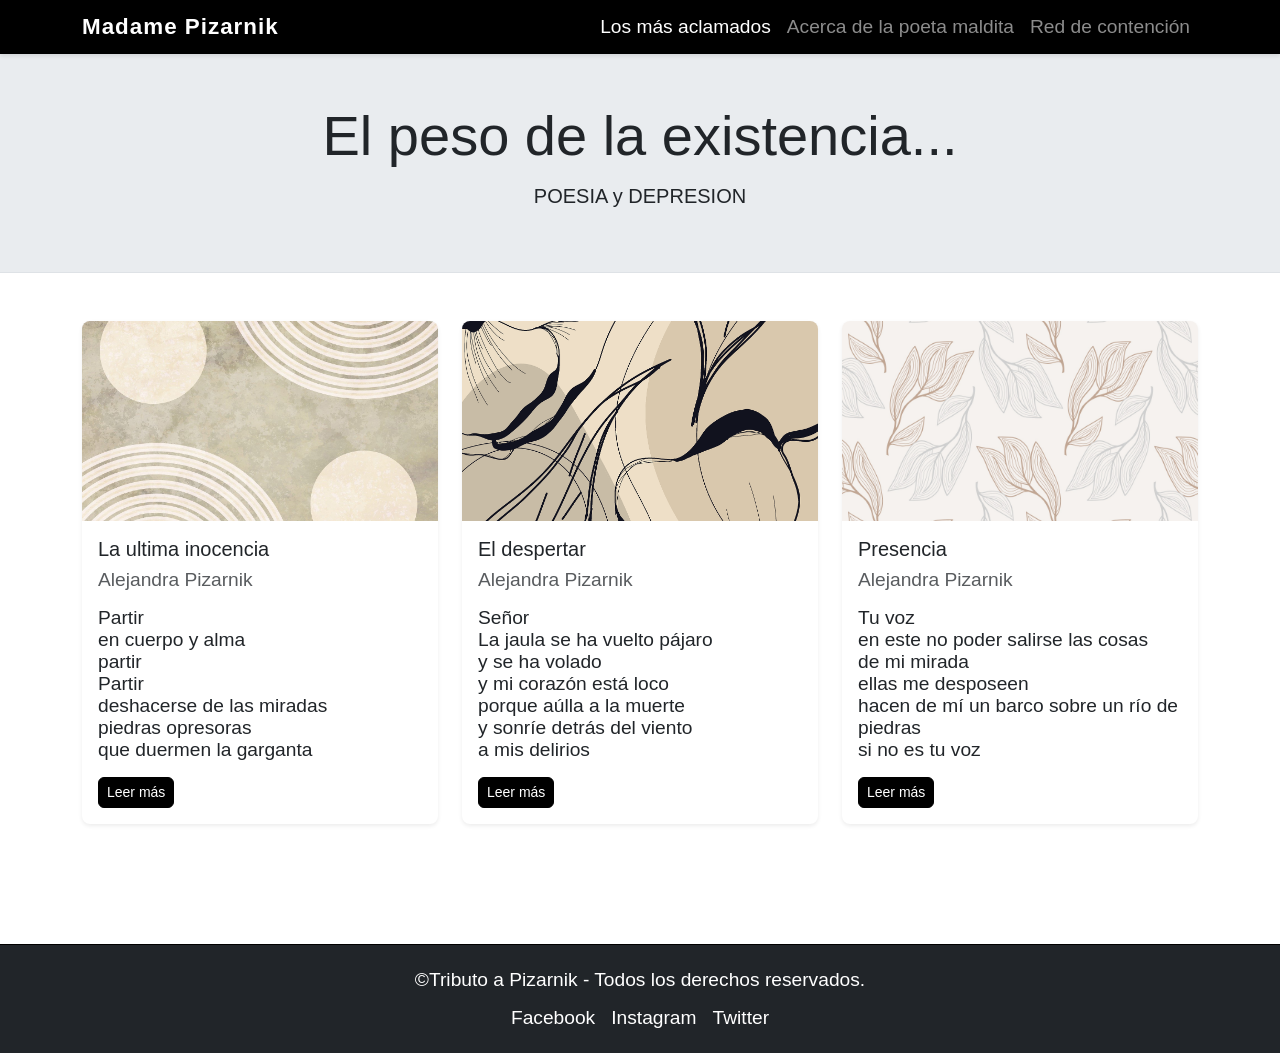
<file: index.html>
<!DOCTYPE html>
<html lang="es">
<head>
    <meta charset="UTF-8">
    <meta name="viewport" content="width=device-width, initial-scale=1.0">
    <title>Alejandra Pizarnik inicio</title>
    <!-- Bootstrap 5 CDN -->
    <link href="https://cdn.jsdelivr.net/npm/bootstrap@5.3.0/dist/css/bootstrap.min.css" rel="stylesheet">
    <!-- CSS personalizado -->
    <link rel="stylesheet" href="assets/styles.css">
</head>
<body>
    <!-- Navbar (COMPLETAR: agregar logo, links activos, menú colapsable) -->
    <nav class="navbar navbar-expand-md navbar-dark bg-primary sticky-top">
        <div class="container">
            <a class="navbar-brand fw-bold" href="index.html">Madame Pizarnik</a>
                   <button class="navbar-toggler" type="button" data-bs-toggle="collapse" data-bs-target="#navbarNav" aria-label="Abrir menu">
                    <span class="navbar-toggler-icon"></span>
                    <span class="visually-hidden">Abrir menú</span>
                    </button>

                <div class="collapse navbar-collapse" id="navbarNav">
                  <ul class="navbar-nav ms-auto">
                    <li class="nav-item">
                    <a class="nav-link active" href="#articulos">Los más aclamados</a>
                     </li>
                <li class="nav-item">
                    <a class="nav-link" href="about.html">Acerca de la poeta maldita</a>
                </li>
               <li class="nav-item">
                    <a class="nav-link" href="contact.html">Red de contención</a>
                </li>
            </ul>
        </div>
    </div>
</nav>

    <!-- Hero section -->
    <header class="bg-gradient text-blue py-5">
        <div class="container text-center">
            <h1 class="display-4">El peso de la existencia...</h1>
            <p class="lead">POESIA y DEPRESION</p>
        </div>
    </header>

    <!-- Main: listado de artículos -->
    <main id="articulos" class="py-5">
        <div class="container">
            <div class="row">
                <div class="col-md-4 mb-4">
                    <div class="card h-100 shadow-sm">
                        <img src="assets/images/photo1.jpg" class="card-img-top" alt="El paso de la infancia a la adultez">
                        <div class="card-body">
                            <h5 class="card-title">La ultima inocencia</h5>
                            <p class="card-text text-muted">Alejandra Pizarnik</p>
                            <p class="card-text">Partir<br>en cuerpo y alma<br>partir<br>Partir<br>deshacerse de las miradas<br>piedras opresoras<br>que duermen la garganta<br></p>
                            <a href="#" class="btn btn-primary btn-sm">Leer más</a>
                        </div>
                    </div>
                </div>

                <div class="col-md-4 mb-4">
                    <div class="card h-100 shadow-sm">
                        <img src="assets/images/photo2.png" class="card-img-top" alt="Ser consciente no libera">
                        <div class="card-body">
                            <h5 class="card-title">El despertar</h5>
                            <p class="card-text text-muted">Alejandra Pizarnik</p><p class="card-text">Señor<br>La jaula se ha vuelto pájaro<br>y se ha volado<br>y mi corazón está loco<br>porque aúlla a la muerte<br>y sonríe detrás del viento<br>a mis delirios<br></p>
                            <a href="#" class="btn btn-primary btn-sm">Leer más</a>
                        </div>
                    </div>
                </div>

                <div class="col-md-4 mb-4">
                    <div class="card h-100 shadow-sm">
                        <img src="assets/images/photo3.png" class="card-img-top" alt="Algo persiste, pero sin explicación">
                        <div class="card-body">
                            <h5 class="card-title">Presencia</h5>
                            <p class="card-text text-muted">Alejandra Pizarnik</p>
                            <p class="card-text">Tu voz<br>en este no poder salirse las cosas<br>de mi mirada<br>ellas me desposeen<br>hacen de mí un barco sobre un río de piedras<br>si no es tu voz<br></p>
                                <a href="#" class="btn btn-primary btn-sm">Leer más</a>
                        </div>
                    </div>
                </div>
            </div> </div>
    </main>

    <!-- Footer -->
    <footer class="bg-dark text-white py-4 mt-5">
        <div class="container text-center">
            <p>&copy;Tributo a Pizarnik - Todos los derechos reservados.</p>
        </div>

        <div class="d-flex justify-content-center align-items-center">
            <a href="https://www.facebook.com/alejandra.pizarnik" class="text-white mx-2" target="_blank">Facebook</a>
            <a href="https://www.instagram.com/alejandra.pizarnik" class="text-white mx-2" target="_blank">Instagram</a>
            <a href="https://twitter.com/alejandrapizarn" class="text-white mx-2" target="_blank">Twitter</a>
        </div>
    </footer>

    <!-- Bootstrap JS -->
    <script src="https://cdn.jsdelivr.net/npm/bootstrap@5.3.0/dist/js/bootstrap.bundle.min.js"></script>
</body>
</html>
</file>
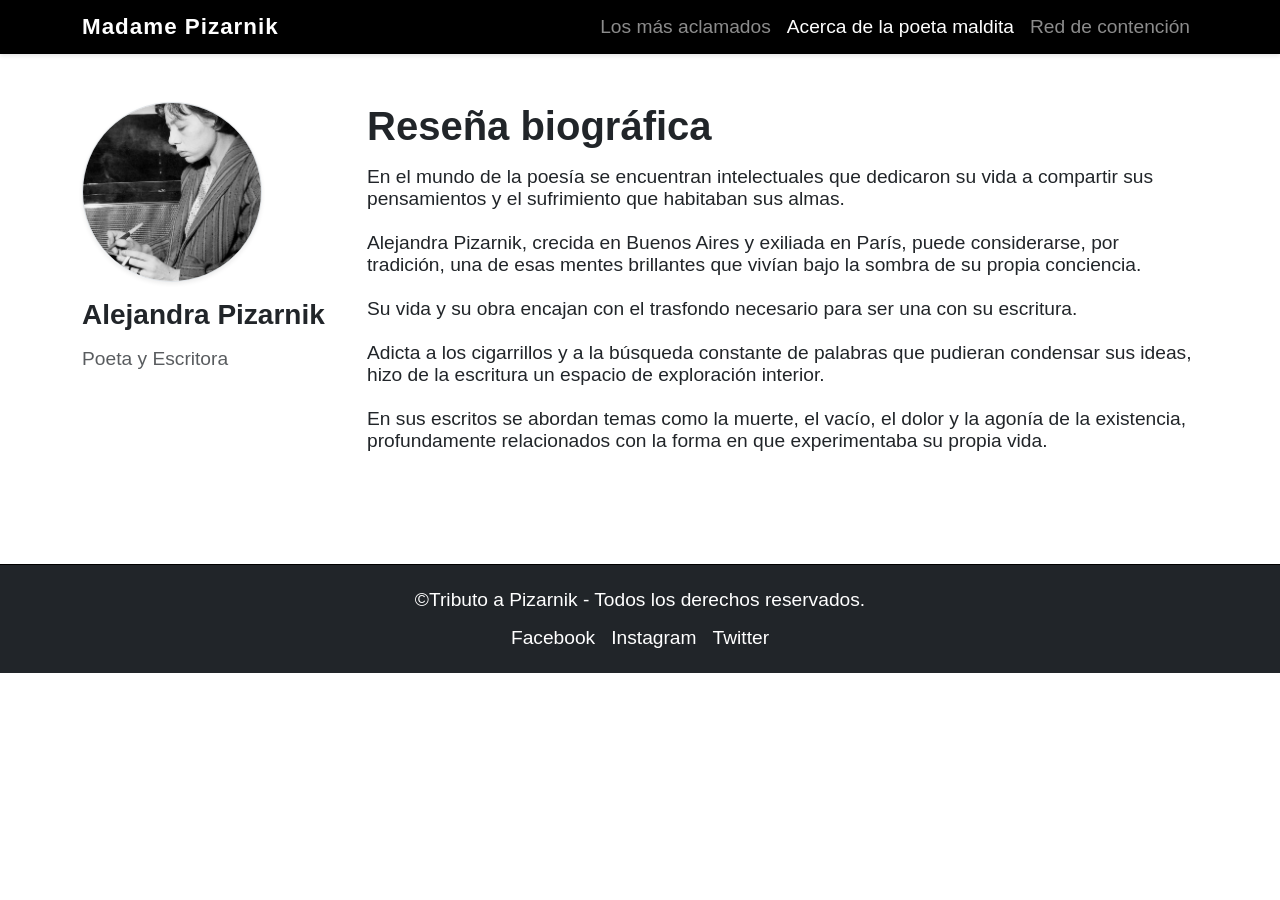
<file: about.html>
<!DOCTYPE html>
<html lang="es">
<head>
    <meta charset="UTF-8">
    <meta name="viewport" content="width=device-width, initial-scale=1.0">
    <title>Acerca de Alejandra Pizarnik</title>
    <link href="https://cdn.jsdelivr.net/npm/bootstrap@5.3.0/dist/css/bootstrap.min.css" rel="stylesheet">
    <link rel="stylesheet" href="assets/styles.css">
</head>
<body>
    <!-- Navbar (copiar de index.html) -->
    <nav class="navbar navbar-expand-md navbar-dark bg-primary sticky-top">
        <div class="container">
            <a class="navbar-brand fw-bold" href="index.html">Madame Pizarnik</a>
                   <button class="navbar-toggler" type="button" data-bs-toggle="collapse" data-bs-target="#navbarNav" aria-label="Abrir menu"> <!-- boton arreglado -->
                    <span class="navbar-toggler-icon"></span>
                    <span class="visually-hidden">Abrir menú</span> <!-- boton arreglado -->
                    </button>

                <div class="collapse navbar-collapse" id="navbarNav">
                  <ul class="navbar-nav ms-auto">
                    <li class="nav-item">
                    <a class="nav-link" href="index.html#articulos">Los más aclamados</a>
                     </li>
                <li class="nav-item">
                    <a class="nav-link active" href="about.html">Acerca de la poeta maldita</a>
                </li>
               <li class="nav-item">
                    <a class="nav-link" href="contact.html">Red de contención</a>
                </li>
            </ul>
        </div>
    </div>
</nav>
    <!-- Contenido -->
    <main class="py-5">
        <div class="container">
            <div class="row">
                <!-- Sidebar: Avatar (COMPLETAR)// agregado avatar  -->
                <aside class="col-md-3 mb-4" text-center>
                    <img src="assets/images/Pizarnik.jpg"
                    class="img-fluid rounded-circle mb-3 border shadow-sm"
                    alt="Fotografia de la poeta Alejandra Pizarnik"
                    style="max-width: 180px; height: 180px; object-fit: cover;">
                    <h3>Alejandra Pizarnik</h3>
                    <p class="text-muted">Poeta y Escritora</p>
                </aside>

                <!-- Contenido principal (COMPLETAR) -->
                <article class="col-md-9">
                    <h1>Reseña biográfica</h1>
                    <p>En el mundo de la poesía se encuentran intelectuales que dedicaron su vida a compartir sus pensamientos y el sufrimiento que habitaban sus almas.<br>
                    <br>Alejandra Pizarnik, crecida en Buenos Aires y exiliada en París, puede considerarse, por tradición, una de esas mentes brillantes que vivían bajo la sombra de su propia conciencia.<br>
                    <br>Su vida y su obra encajan con el trasfondo necesario para ser una con su escritura.<br>
                    <br>Adicta a los cigarrillos y a la búsqueda constante de palabras que pudieran condensar sus ideas, hizo de la escritura un espacio de exploración interior.<br>
                    <br>En sus escritos se abordan temas como la muerte, el vacío, el dolor y la agonía de la existencia, profundamente relacionados con la forma en que experimentaba su propia vida.<br></p>
                    <!-- TODO: agregar más párrafos, habilidades, etc. -->
                </article>
            </div>
        </div>
    </main>

    <!-- Footer, se agrego <div class y referencias -->
   <footer class="bg-dark text-white py-4 mt-5">
        <div class="container text-center">
            <p>&copy;Tributo a Pizarnik - Todos los derechos reservados.</p>
        </div>

        <div class="d-flex justify-content-center align-items-center">
            <a href="https://www.facebook.com/alejandra.pizarnik" class="text-white mx-2" target="_blank">Facebook</a>
            <a href="https://www.instagram.com/alejandra.pizarnik" class="text-white mx-2" target="_blank">Instagram</a>
            <a href="https://twitter.com/alejandrapizarn" class="text-white mx-2" target="_blank">Twitter</a>
        </div>
    </footer>

    <script src="https://cdn.jsdelivr.net/npm/bootstrap@5.3.0/dist/js/bootstrap.bundle.min.js"></script>
</body>
</html>
</file>
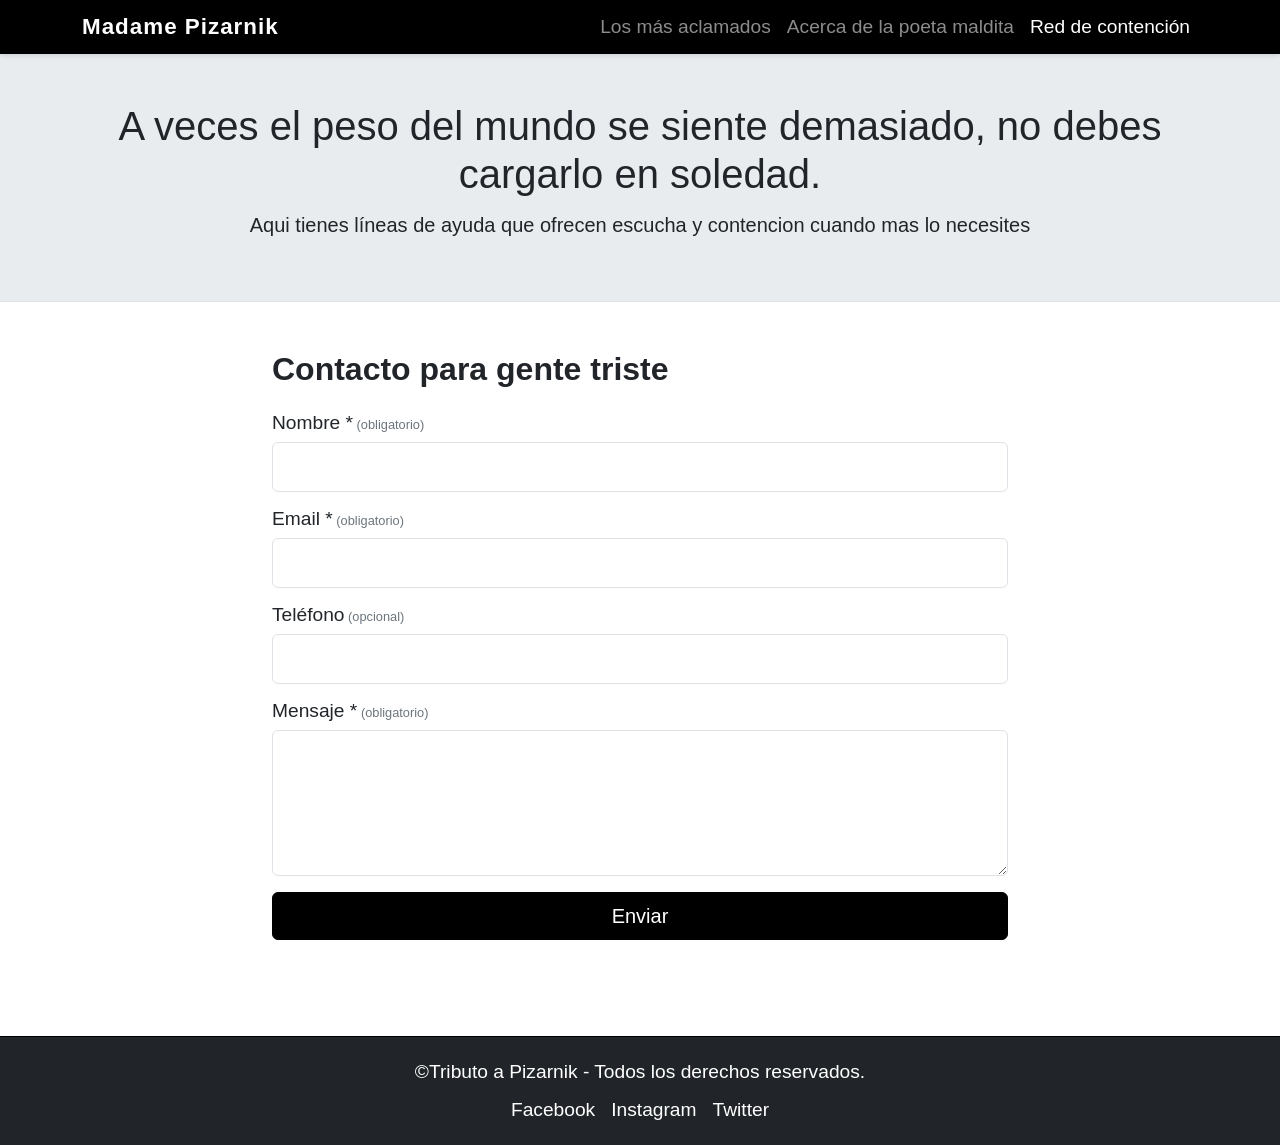
<file: contact.html>
<!DOCTYPE html>
<html lang="es">
<head>
    <meta charset="UTF-8">
    <meta name="viewport" content="width=device-width, initial-scale=1.0">
    <title>Red de contención</title>
    <link href="https://cdn.jsdelivr.net/npm/bootstrap@5.3.0/dist/css/bootstrap.min.css" rel="stylesheet">
    <link rel="stylesheet" href="assets/styles.css">
</head>
<body>
    <!-- Navbar -->
<nav class="navbar navbar-expand-md navbar-dark bg-primary sticky-top">
        <div class="container">
            <a class="navbar-brand fw-bold" href="index.html">Madame Pizarnik</a>
                   <button class="navbar-toggler" type="button" data-bs-toggle="collapse" data-bs-target="#navbarNav" aria-label="Abrir menu"> <!-- boton agregado -->
                    <span class="navbar-toggler-icon"></span>
                    <span class="visually-hidden">Abrir menú</span> <!-- boton arreglado -->
                    </button>

                <div class="collapse navbar-collapse" id="navbarNav">
                  <ul class="navbar-nav ms-auto">
                    <li class="nav-item">
                    <a class="nav-link" href="index.html#articulos">Los más aclamados</a>
                     </li>
                <li class="nav-item">
                    <a class="nav-link" href="about.html">Acerca de la poeta maldita</a>
                </li>
               <li class="nav-item">
                    <a class="nav-link active" href="contact.html">Red de contención</a>
                </li>
            </ul>
        </div>
    </div>
</nav>

    <!-- Formulario de contacto -->
    <header class="bg-gradient text-blue py-5">
        <div class="container text-center">
            <h1 class="display-6"> A veces el peso del mundo se siente demasiado, no debes cargarlo en soledad. <br>
            </h1>
            <p class="lead">Aqui tienes líneas de ayuda que ofrecen escucha y contencion cuando mas lo necesites</p>
        </div>
    </header>
    <main class="py-5">
        <div class="container mt-auto">
            <div class="row justify-content-center">
                <div class="col-md-8">
                    <h2 class="mb-4">Contacto para gente triste</h2>

                    <form id="contactForm" novalidate>
                        <!-- Campo nombre (COMPLETAR: validación) -->
                        <div class="mb-3">
                            <label for="name" class="form-label">Nombre *</label>
                            <input type="text" class="form-control" id="name" name="name" required>
                            <div class="invalid-feedback">
                                Por favor ingresa tu nombre.
                            </div>
                        </div>

                        <!-- Campo email (COMPLETAR) -->
                        <div class="mb-3">
                            <label for="email" class="form-label">Email *</label>
                            <input type="email" class="form-control" id="email" name="email" required>
                            <div class="invalid-feedback">
                                Por favor ingresa un email válido.
                            </div>
                        </div>

                        <!-- Campo teléfono (COMPLETAR: opcional) -->
                        <div class="mb-3">
                            <label for="phone" class="form-label">Teléfono</label>
                            <input type="tel" class="form-control" id="phone" name="phone">
                        </div>

                        <!-- Campo mensaje (COMPLETAR: minlength) -->
                        <div class="mb-3">
                            <label for="message" class="form-label">Mensaje *</label>
                            <textarea class="form-control" id="message" name="message" rows="5" required minlength="10"></textarea>
                            <div class="invalid-feedback">
                                El mensaje debe tener al menos 10 caracteres.
                            </div>
                        </div>

                        <!-- Botón submit -->
                        <button type="submit" class="btn btn-primary btn-lg w-100">Enviar</button>
                    </form>
                </div>
            </div>
        </div>
    </main>

    <!-- Footer -->
   <footer class="bg-dark text-white py-4 mt-5">
        <div class="container text-center">
            <p>&copy;Tributo a Pizarnik - Todos los derechos reservados.</p>
        </div>

        <div class="d-flex justify-content-center align-items-center">
            <a href="https://www.facebook.com/alejandra.pizarnik" class="text-white mx-2" target="_blank">Facebook</a>
            <a href="https://www.instagram.com/alejandra.pizarnik" class="text-white mx-2" target="_blank">Instagram</a>
            <a href="https://twitter.com/alejandrapizarn" class="text-white mx-2" target="_blank">Twitter</a>
        </div>
    </footer>

    <!-- Script: validación HTML5 + feedback visual -->
    <script>
        const form = document.getElementById('contactForm');
        form.addEventListener('submit', (e) => {
            if (!form.checkValidity()) {
                e.preventDefault();
                e.stopPropagation();
            }
            form.classList.add('was-validated');
        });
    </script>

    <script src="https://cdn.jsdelivr.net/npm/bootstrap@5.3.0/dist/js/bootstrap.bundle.min.js"></script>
</body>
</html>
</file>
<file: assets/styles.css>
/* ===== Variables CSS ===== 01/04/26 agregar sticky footer como navbar*/
:root {
    --primary-color: hsl(0deg 0% 0%);
    --text-color: #212529;
    --light-bg: #f8f9fa;
    --border-color: #dee2e6;
}

/* ===== Reset y base ===== */
/* MEJORADO CON STICKY FOOTER COMO NAVBAR :D */
* {
  box-sizing: inherit;
}

html {
  height: 100%;
  box-sizing: border-box;
}

body {
  height: 100%;
  font: 1.2em sans-serif;
}

.wrapper {
  min-height: 100%;
  display: grid;
  grid-template-rows: auto 1fr auto;
}

.page-header,
.page-footer {
  background-color: rgb(75 70 74);
  color: white;
  padding: 20px;
}

.page-body {
  padding: 20px;
}

.page-body p {
  border: 1px solid grey;
}


/* ===== Tipografía ===== */
h1, h2, h3 {
    font-weight: 600;
    margin-bottom: 1rem;
}

a {
    text-decoration: none;
    transition: all 0.3s ease;
}

/* ===== Navbar ===== */
.navbar {
    background-color: var(--primary-color) !important;
    box-shadow: 0 2px 4px rgb(0 0 0 / 10%);
}

.navbar-brand {
    font-size: 1.4rem;
    letter-spacing: 1px;
}

.navbar-brand:hover {
    opacity: 0.8;
}

/* ===== Hero Section ===== */
.bg-gradient {
    background: #e9ecef !important;
    border-bottom: 1px solid var(--border-color);
}

/* ===== Cards ===== */
.card {
    border: none;
    border-radius: 8px;
    transition: transform 0.3s ease, box-shadow 0.3s ease;
}

.card:hover {
    transform: translateY(-5px);
    box-shadow: 0 8px 16px rgb(0 0 0 / 15%) !important;
}

.card-img-top {
    height: 200px;
    object-fit: cover;
    border-radius: 8px 8px 0 0;
}

/* ===== Botones ===== */
.btn {
    border-radius: 6px;
    font-weight: 500;
    transition: all 0.3s ease;
}

.btn-primary {
    background-color: var(--primary-color);
    border-color: var(--primary-color);
}

.btn-primary:hover {
    background-color: #6d545460;
    border-color: #614242;
    transform: translateY(-2px);
    box-shadow: 0 4px 8px rgb(167 58 58 / 25%) !important;
}

/* ===== Formulario ===== */
.form-control {
    border: 1px solid var(--border-color);
    border-radius: 6px;
    padding: 0.75rem;
    transition: border-color 0.3s ease, box-shadow 0.3s ease;
}

.form-control:focus {
    border-color: var(--primary-color);
    box-shadow: 0 0 0 0.2rem rgb(135 148 62 / 50%) !important;
}

/* Validación HTML5: estilos :valid e :invalid */
.was-validated .form-control:valid {
    border-color: #73925e;
    background-image: url("data:image/svg+xml,%3csvg xmlns='http://www.w3.org/2000/svg' viewBox='0 0 8 8'%3e%3cpath fill='%23198754' d='M.5 4.5L2 3l1-1 1 1 2-2 1 1-3 3-1 1-1-1-1-1z'/%3e%3c/svg%3e");
    background-repeat: no-repeat;
    background-position: right calc(0.375em + 0.1875rem) center;
    background-size: calc(0.75em + 0.375rem) calc(0.75em + 0.375rem);
    padding-right: calc(1.5em + 0.75rem);
}

.was-validated .form-control:invalid {
    border-color: #2e0f12;
    background-image: url("data:image/svg+xml,%3csvg xmlns='http://www.w3.org/2000/svg' viewBox='0 0 12 12' width='12' height='12' fill='none' stroke='%23dc3545' viewBox='0 0 12 12'%3e%3ccircle cx='6' cy='6' r='4.5'/%3e%3cpath stroke-linejoin='round' d='M5.8 3.6h.4L6 6.9h-.4z'/%3e%3ccircle cx='6' cy='8.2' r='.6' fill='%23dc3545' stroke='none'/%3e%3c/svg%3e");
    background-repeat: no-repeat;
    background-position: right calc(0.375em + 0.1875rem) center;
    background-size: calc(0.75em + 0.375rem) calc(0.75em + 0.375rem);
    padding-right: calc(1.5em + 0.75rem);
}

.invalid-feedback {
    display: none;
    width: 100%;
    margin-top: 0.25rem;
    font-size: 0.875em;
    color: #642329;
}

.was-validated .form-control:invalid ~ .invalid-feedback {
    display: block;
}

/* ===== Footer ===== */
footer {
    margin-top: auto;
    border-top: 1px solid black;
}

footer a {
    color: #adb5bd;
}

/* ===== Accesibilidad ===== */
a:focus,
button:focus,
input:focus {
    outline: 2px solid black;
    outline-offset: 2px;
}

footer a:hover {
    color: var(--light-bg);
}

/* ===== Responsive ===== */
@media (width <= 768px) {
    h1 {
        font-size: 2rem;
    }

    .navbar-brand {
        font-size: 1.2rem;
    }

    .card {
        margin-bottom: 1.5rem;
    }

    .btn-lg {
        padding: 0.75rem 1.5rem;
        font-size: 1rem;
    }
}

/* Skip to main content link */
.skip-link {
    position: absolute;
    top: -40px;
    left: 0;
    background: var(--primary-color);
    color: rgb(255 255 255);
    padding: 8px;
    text-decoration: none;
}

.skip-link:focus {
    top: 0;
}

label::after {
    content: " (obligatorio)";
    font-size: 0.8rem;
    color: #6c757d;
    font-weight: normal;
}

label[for="phone"]::after {
    content: " (opcional)";
}
</file>
